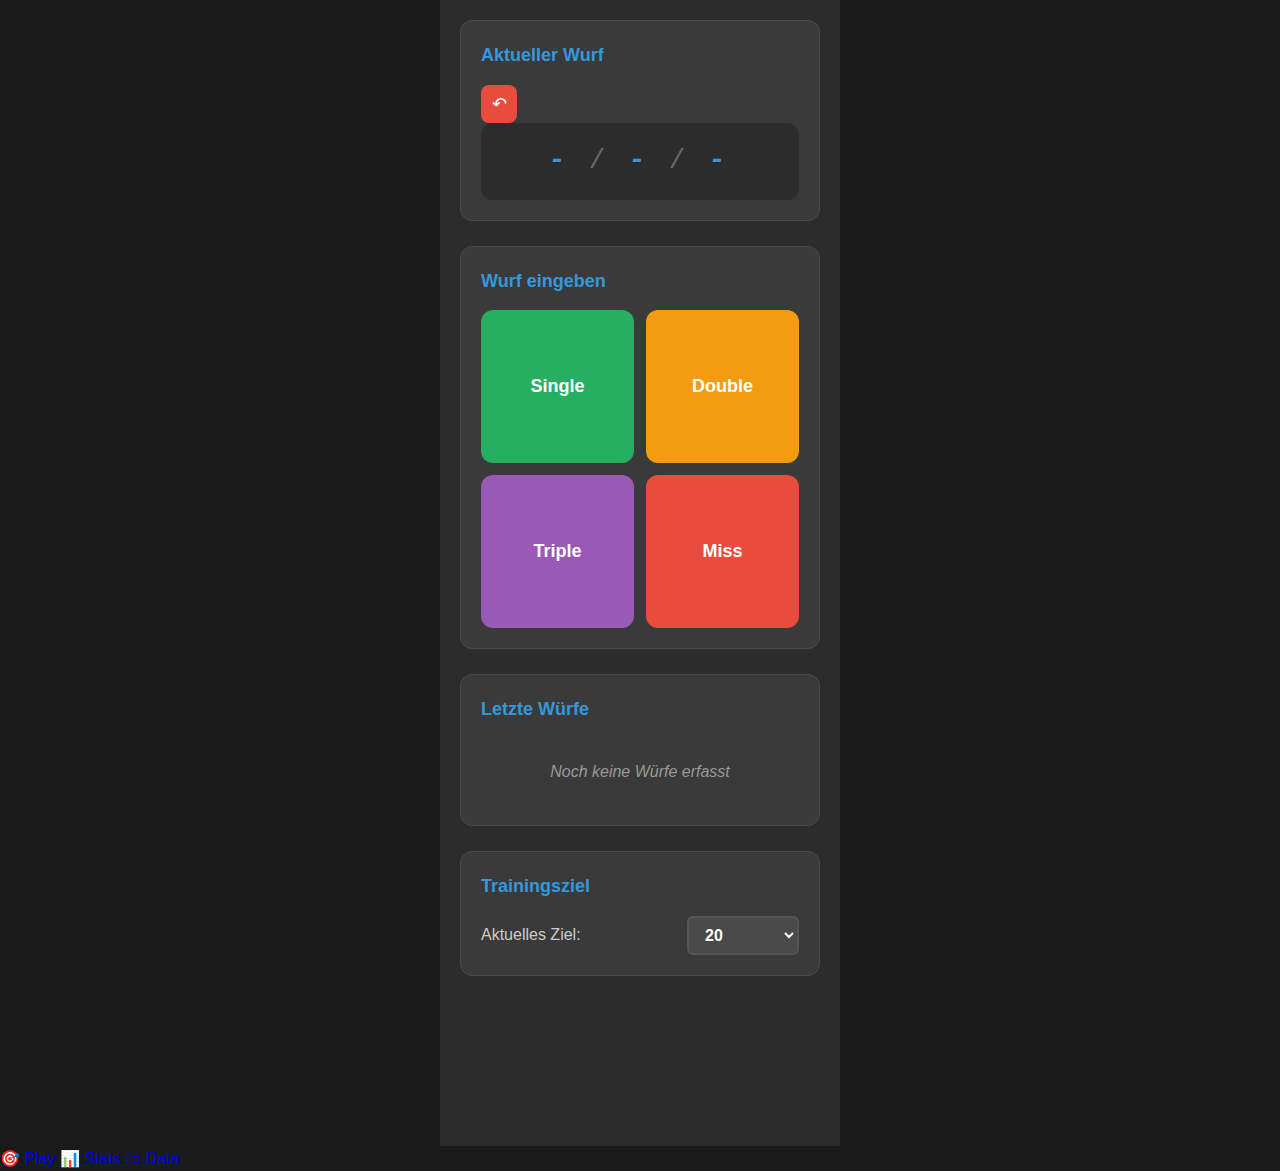
<file: index.html>
<!DOCTYPE html>
<html lang="de">
<head>
    <meta charset="UTF-8">
    <meta name="viewport" content="width=device-width, initial-scale=1.0, user-scalable=no">
    <title>Dart Tracking</title>
    <link rel="stylesheet" href="styles.css">
    <style>
        /* Ensure proper bottom spacing for navigation */
        .app-main {
            padding-bottom: 130px !important;
        }
        
        /* Additional spacing for target selection section */
        .target-selection {
            margin-bottom: 40px !important;
        }
    </style>
</head>
<body>
    <main class="app-main">
        <!-- Aktueller Wurf Status -->
        <section class="current-throw">
            <div class="section-header">
                <h2>Aktueller Wurf</h2>
                <button id="undoBtn" class="undo-button" title="Letzten Dart zurücksetzen">
                    ↶
                </button>
            </div>
            <div class="throw-display-simple" id="throwDisplaySimple">
                <span id="dart1Simple">-</span>
                <span class="separator">/</span>
                <span id="dart2Simple">-</span>
                <span class="separator">/</span>
                <span id="dart3Simple">-</span>
            </div>
        </section>

        <!-- Eingabe Buttons -->
        <section class="input-section">
            <h2>Wurf eingeben</h2>
            <div class="input-buttons">
                <button class="input-btn single-btn" data-type="single">
                    Single
                </button>
                <button class="input-btn double-btn" data-type="double">
                    Double
                </button>
                <button class="input-btn triple-btn" data-type="triple">
                    Triple
                </button>
                <button class="input-btn miss-btn" data-type="miss">
                    Miss
                </button>
            </div>
        </section>

        <!-- Historie -->
        <section class="history-section">
            <h2>Letzte Würfe</h2>
            <div class="history-list" id="historyList">
                <div class="history-placeholder">Noch keine Würfe erfasst</div>
            </div>
        </section>

        <!-- Zielauswahl -->
        <section class="target-selection">
            <h2>Trainingsziel</h2>
            <div class="target-selector-inline">
                <label for="targetSelect">Aktuelles Ziel:</label>
                <select id="targetSelect" class="target-dropdown">
                    <option value="1">1</option>
                    <option value="2">2</option>
                    <option value="3">3</option>
                    <option value="4">4</option>
                    <option value="5">5</option>
                    <option value="6">6</option>
                    <option value="7">7</option>
                    <option value="8">8</option>
                    <option value="9">9</option>
                    <option value="10">10</option>
                    <option value="11">11</option>
                    <option value="12">12</option>
                    <option value="13">13</option>
                    <option value="14">14</option>
                    <option value="15">15</option>
                    <option value="16">16</option>
                    <option value="17">17</option>
                    <option value="18">18</option>
                    <option value="19">19</option>
                    <option value="20" selected>20</option>
                    <option value="25">25 (Bull)</option>
                </select>
            </div>
        </section>
    </main>

    <!-- Tab Navigation (Bottom) -->
    <nav class="tab-navigation bottom-nav">
        <a href="index.html" class="tab-item active">
            <span class="tab-icon">🎯</span>
            <span class="tab-label">Play</span>
        </a>
        <a href="stats.html" class="tab-item">
            <span class="tab-icon">📊</span>
            <span class="tab-label">Stats</span>
        </a>
        <a href="data.html" class="tab-item">
            <span class="tab-icon">🗂</span>
            <span class="tab-label">Data</span>
        </a>
    </nav>

    <script src="app.js"></script>
    <script src="input.js"></script>
</body>
</html>
</file>
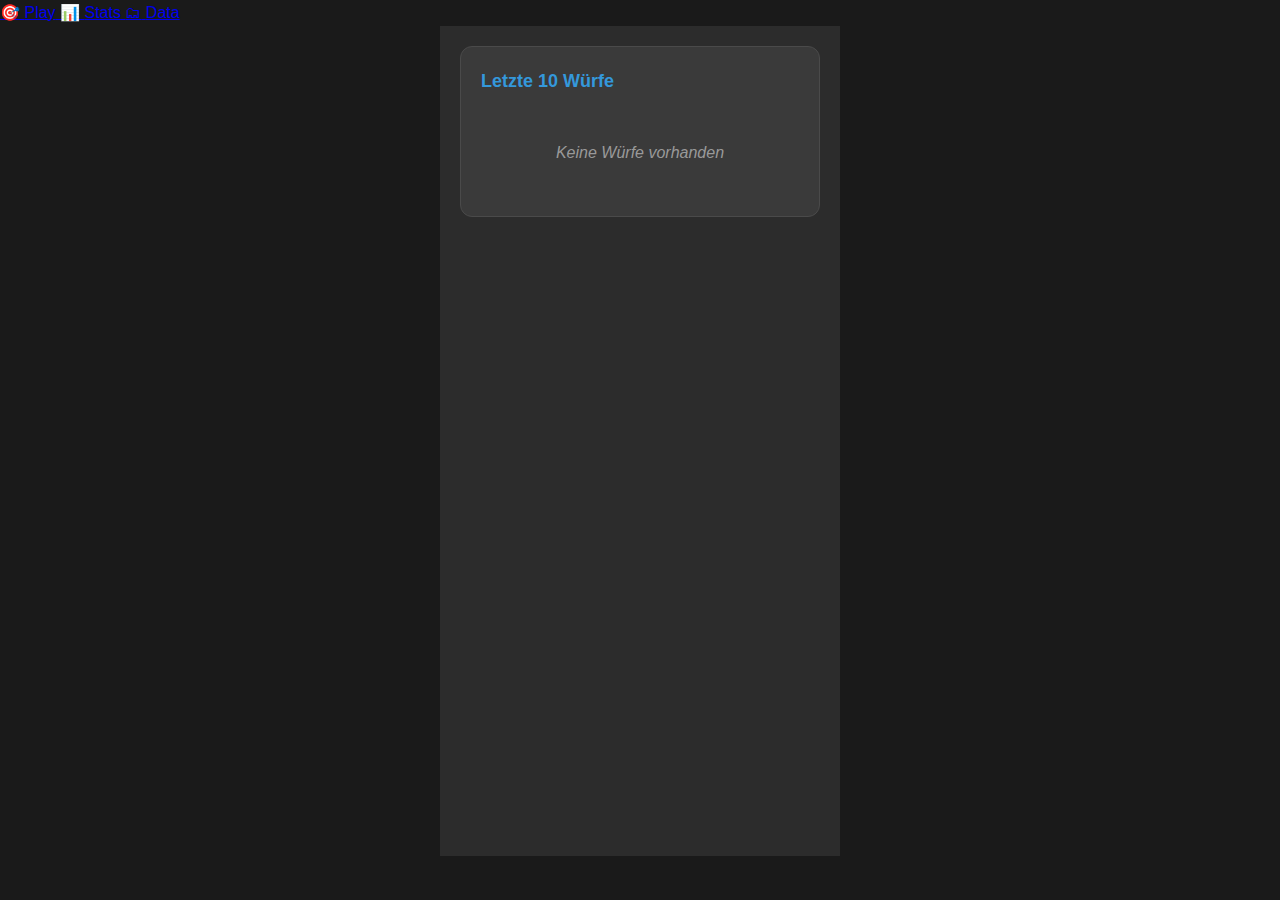
<file: data.html>
<!DOCTYPE html>
<html lang="de">
<head>
    <meta charset="UTF-8">
    <meta name="viewport" content="width=device-width, initial-scale=1.0, user-scalable=no">
    <title>Dart Daten</title>
    <link rel="stylesheet" href="styles.css">
    <style>
        /* Additional styles for data management page */
        .delete-item-btn {
            background: #e74c3c;
            color: white;
            border: none;
            padding: 4px 8px;
            border-radius: 4px;
            font-size: 12px;
            cursor: pointer;
            transition: all 0.2s ease;
            min-width: 24px;
            min-height: 24px;
            display: flex;
            align-items: center;
            justify-content: center;
        }

        .delete-item-btn:hover {
            background: #c0392b;
            transform: scale(1.1);
        }

        .history-item-with-delete {
            display: flex;
            justify-content: space-between;
            align-items: center;
            padding: 8px 15px;
            margin-bottom: 6px;
            background: #2c2c2c;
            border-radius: 6px;
            border-left: 3px solid #3498db;
            font-size: 14px;
        }

        .history-content {
            display: flex;
            justify-content: space-between;
            align-items: center;
            flex-grow: 1;
            margin-right: 10px;
        }

        .danger-section {
            margin-top: 30px;
            padding-top: 20px;
            border-top: 2px solid #e74c3c;
        }

        .danger-btn {
            background: #e74c3c;
            color: white;
            border: none;
            padding: 12px 24px;
            border-radius: 8px;
            font-weight: bold;
            cursor: pointer;
            width: 100%;
            transition: all 0.2s ease;
            font-size: 16px;
        }

        .danger-btn:hover {
            background: #c0392b;
            transform: translateY(-1px);
        }

        .warning-text {
            color: #e74c3c;
            margin-bottom: 15px;
            font-size: 14px;
            text-align: center;
            font-weight: 500;
        }

        .empty-state {
            text-align: center;
            color: #999;
            padding: 30px;
            font-style: italic;
        }

        .total-throws-summary {
            margin-top: 20px;
            padding: 15px;
            background: #2c2c2c;
            border-radius: 8px;
            border: 1px solid #4a4a4a;
            text-align: center;
            color: #3498db;
            font-weight: bold;
            font-size: 16px;
        }

        @media (max-width: 420px) {
            .delete-item-btn {
                min-width: 20px;
                min-height: 20px;
                font-size: 10px;
                padding: 2px 4px;
            }
        }
    </style>
</head>
<body>
    <!-- Tab Navigation -->
    <nav class="tab-navigation">
        <a href="index.html" class="tab-item">
            <span class="tab-icon">🎯</span>
            <span class="tab-label">Play</span>
        </a>
        <a href="stats.html" class="tab-item">
            <span class="tab-icon">📊</span>
            <span class="tab-label">Stats</span>
        </a>
        <a href="data.html" class="tab-item active">
            <span class="tab-icon">🗂</span>
            <span class="tab-label">Data</span>
        </a>
    </nav>

    <main class="app-main">
        <!-- Recent Throws with Delete Option -->
        <section>
            <h2>Letzte 10 Würfe</h2>
            <div class="recent-throws-list" id="recentThrowsList">
                <div class="empty-state">Lade Würfe...</div>
            </div>
        </section>

    </main>

    <script src="app.js"></script>
    <script src="data-management.js"></script>
</body>
</html>
</file>
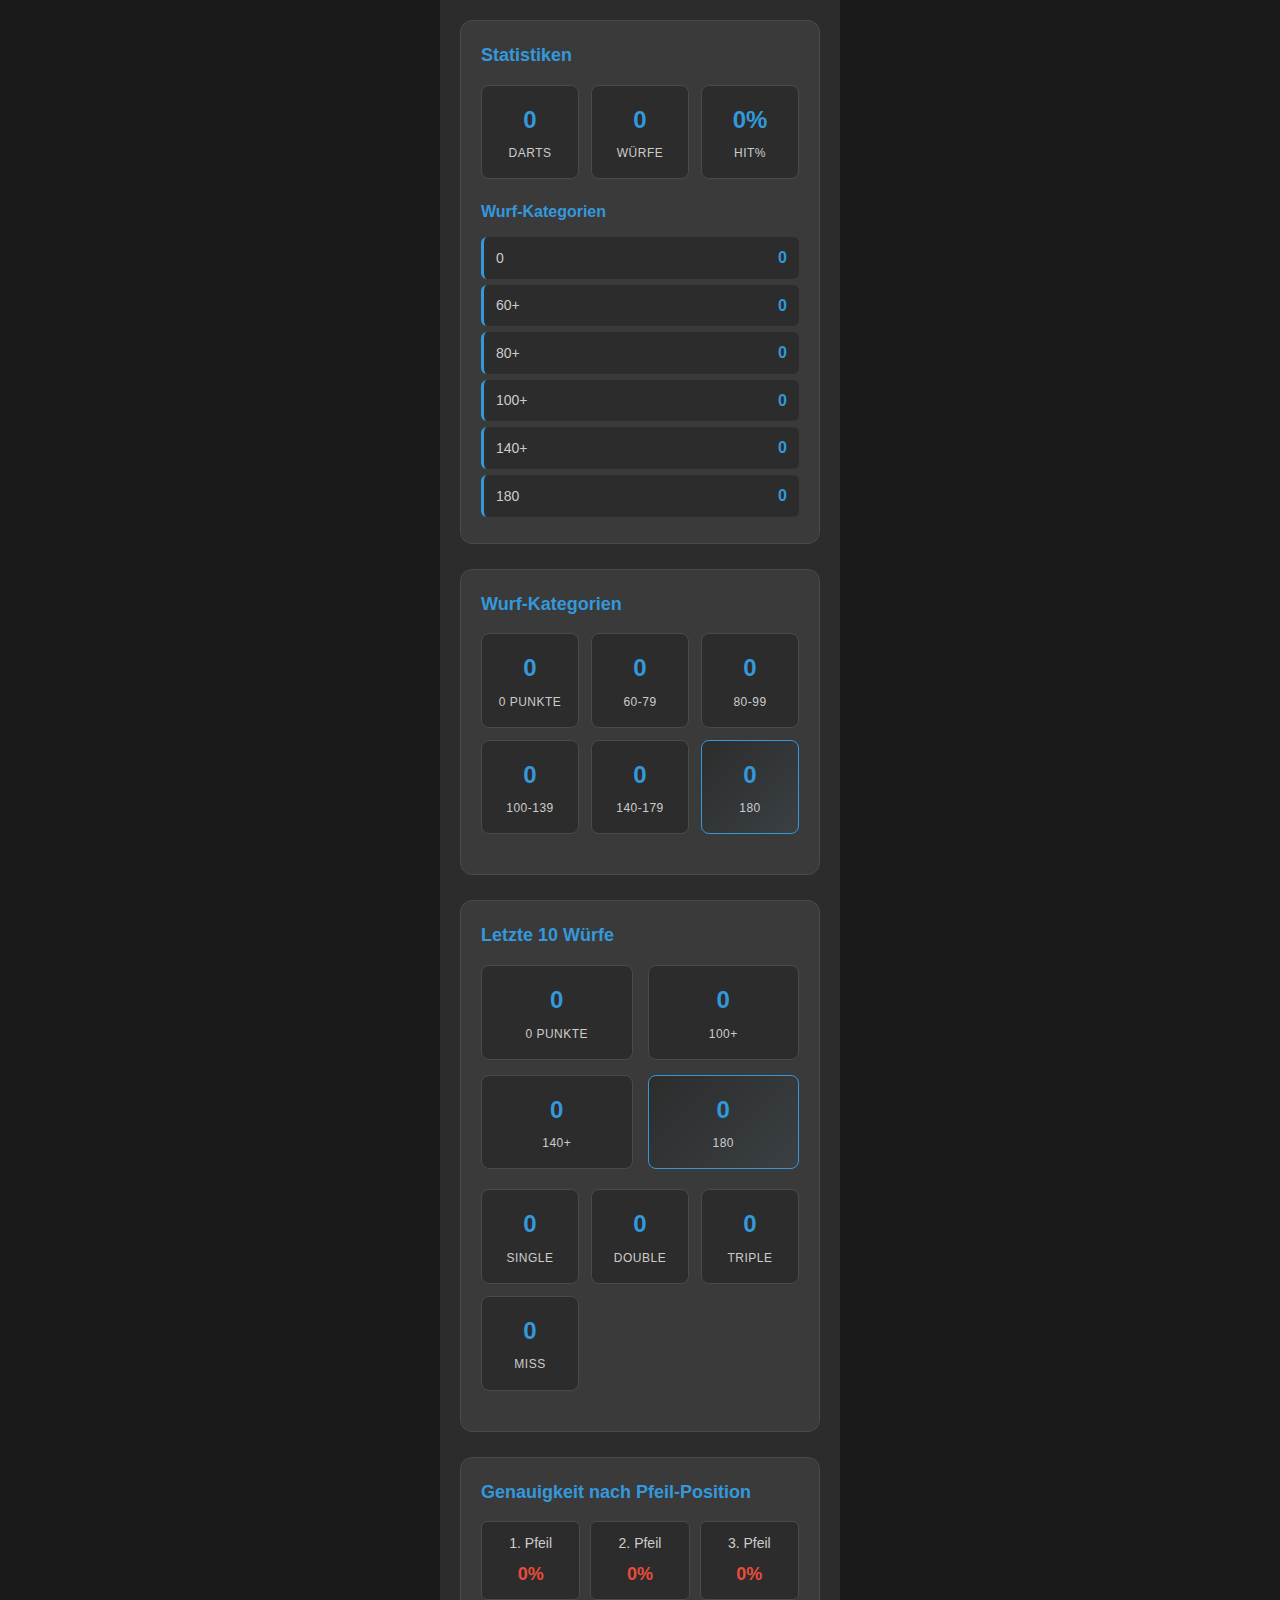
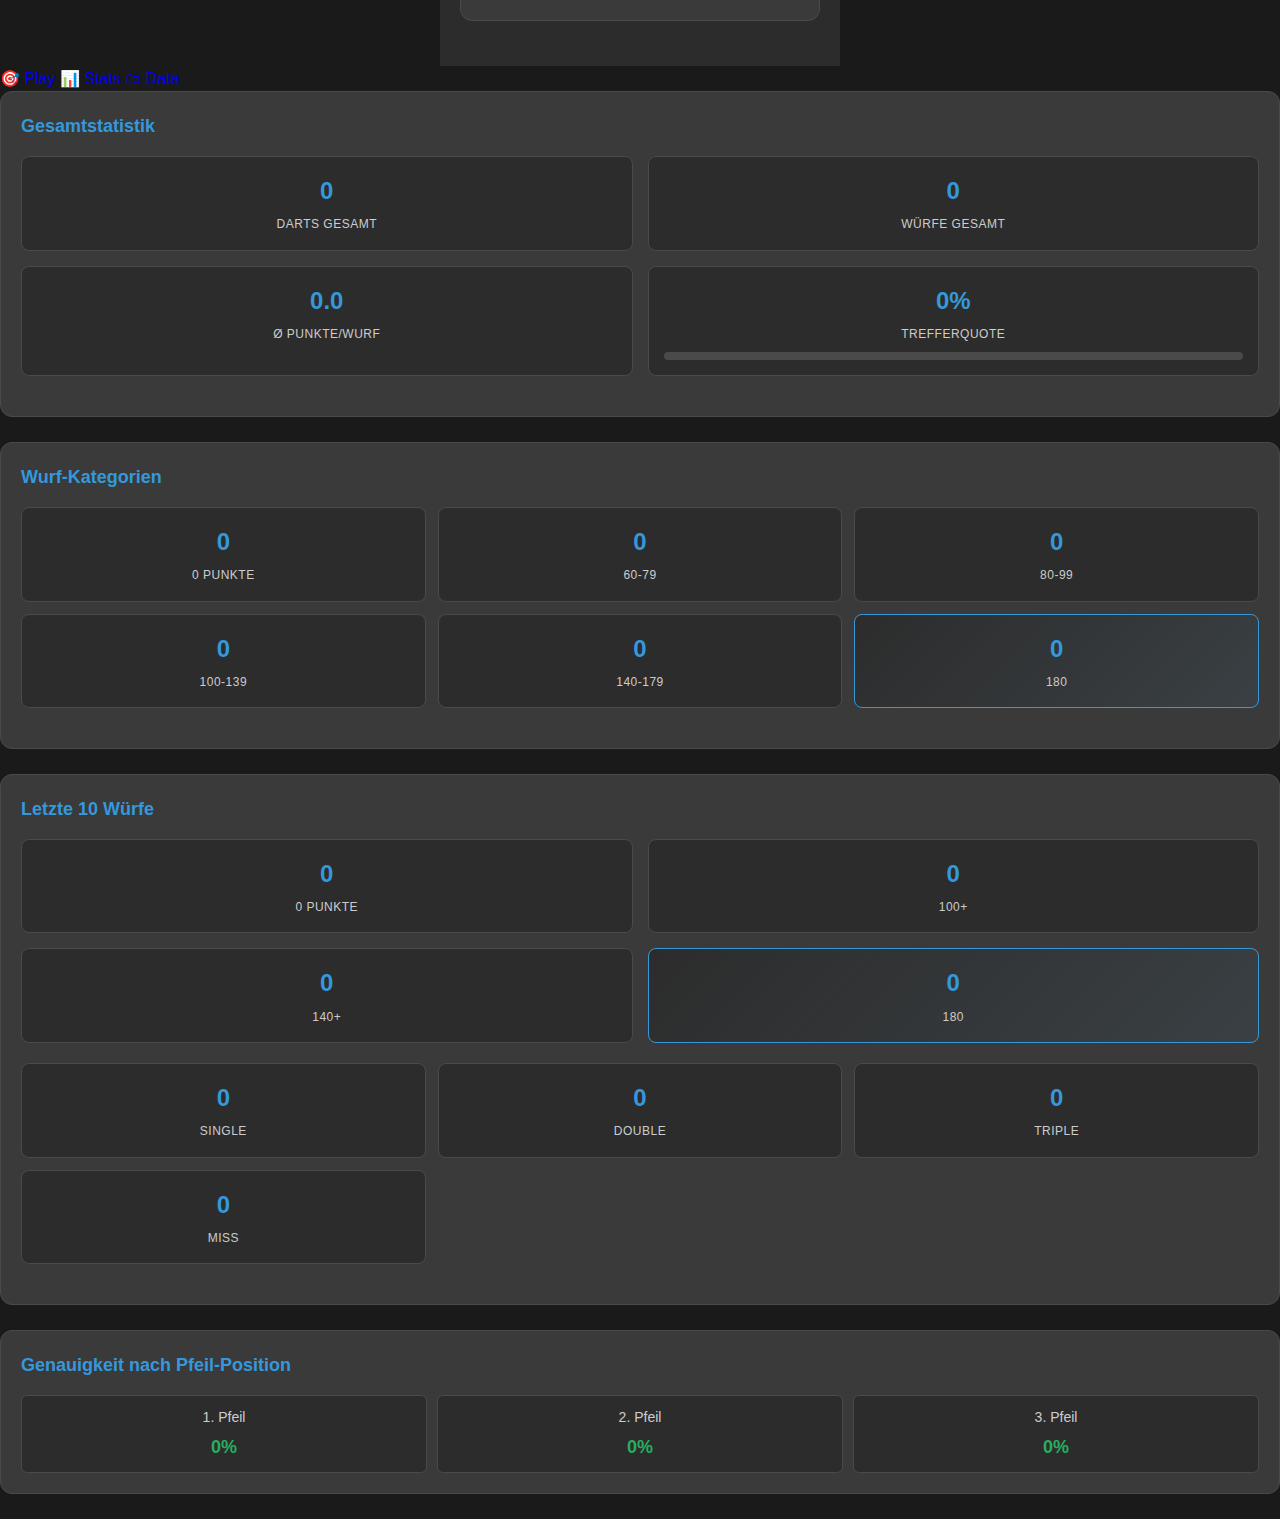
<file: stats-backup.html>
<!DOCTYPE html>
<html lang="de">
<head>
    <meta charset="UTF-8">
    <meta name="viewport" content="width=device-width, initial-scale=1.0, user-scalable=no">
    <title>Dart Statistiken</title>
    <link rel="stylesheet" href="styles.css">
    <style>
        /* Additional styles for statistics page */
        .stats-grid {
            display: grid;
            grid-template-columns: repeat(2, 1fr);
            gap: 15px;
            margin-bottom: 20px;
        }

        .stats-large-grid {
            display: grid;
            grid-template-columns: repeat(3, 1fr);
            gap: 12px;
            margin-bottom: 20px;
        }

        .stat-card {
            background: #2c2c2c;
            border: 1px solid #4a4a4a;
            border-radius: 8px;
            padding: 15px;
            text-align: center;
        }

        .stat-value {
            font-size: 24px;
            font-weight: bold;
            color: #3498db;
            margin-bottom: 5px;
        }

        .stat-label {
            font-size: 12px;
            color: #cccccc;
            text-transform: uppercase;
            letter-spacing: 0.5px;
        }

        .stat-card.highlight {
            border-color: #3498db;
            background: linear-gradient(135deg, #2c2c2c, #3498db10);
        }

        .progress-bar {
            width: 100%;
            height: 8px;
            background: #4a4a4a;
            border-radius: 4px;
            margin-top: 8px;
            overflow: hidden;
        }

        .progress-fill {
            height: 100%;
            background: linear-gradient(90deg, #27ae60, #3498db);
            border-radius: 4px;
            transition: width 0.3s ease;
        }

        .accuracy-grid {
            display: grid;
            grid-template-columns: repeat(3, 1fr);
            gap: 10px;
            margin-top: 15px;
        }

        .accuracy-item {
            background: #2c2c2c;
            border-radius: 6px;
            padding: 10px;
            text-align: center;
            border: 1px solid #4a4a4a;
        }

        .accuracy-dart {
            font-size: 14px;
            color: #cccccc;
            margin-bottom: 5px;
        }

        .accuracy-percent {
            font-size: 18px;
            font-weight: bold;
            color: #27ae60;
        }

        .reset-section {
            margin-top: 30px;
            padding-top: 20px;
            border-top: 1px solid #4a4a4a;
        }

        .danger-btn {
            background: #e74c3c;
            color: white;
            border: none;
            padding: 12px 24px;
            border-radius: 8px;
            font-weight: bold;
            cursor: pointer;
            width: 100%;
            transition: all 0.2s ease;
        }

        .danger-btn:hover {
            background: #c0392b;
            transform: translateY(-1px);
        }

        /* Compact stats grid */
        .stats-compact-grid {
            display: grid;
            grid-template-columns: repeat(3, 1fr);
            gap: 12px;
            margin-bottom: 20px;
        }

        /* Categories list */
        .categories-list {
            margin-top: 20px;
        }

        .categories-list h3 {
            color: #3498db;
            font-size: 16px;
            margin-bottom: 12px;
            font-weight: 600;
        }

        .category-item {
            display: flex;
            justify-content: space-between;
            align-items: center;
            padding: 8px 12px;
            margin-bottom: 6px;
            background: #2c2c2c;
            border-radius: 6px;
            border-left: 3px solid #3498db;
        }

        .category-label {
            color: #cccccc;
            font-size: 14px;
            font-weight: 500;
        }

        .category-value {
            color: #3498db;
            font-size: 16px;
            font-weight: bold;
            min-width: 30px;
            text-align: right;
        }

        @media (max-width: 360px) {
            .stats-large-grid {
                grid-template-columns: repeat(2, 1fr);
            }
            
            .stat-value {
                font-size: 20px;
            }
            
            .stat-label {
                font-size: 11px;
            }
        }
    </style>
</head>
<body>
    <main class="app-main">
        <!-- Statistics -->
        <section>
            <h2>Statistiken</h2>
            <div class="stats-compact-grid">
                <div class="stat-card">
                    <div class="stat-value" id="totalDarts">0</div>
                    <div class="stat-label">Darts</div>
                </div>
                <div class="stat-card">
                    <div class="stat-value" id="totalThrows">0</div>
                    <div class="stat-label">Würfe</div>
                </div>
                <div class="stat-card">
                    <div class="stat-value" id="overallAccuracy">0%</div>
                    <div class="stat-label">Hit%</div>
                </div>
            </div>
            
            <!-- Wurf-Kategorien als Liste -->
            <div class="categories-list">
                <h3>Wurf-Kategorien</h3>
                <div class="category-item">
                    <span class="category-label">0</span>
                    <span class="category-value" id="zeroCount">0</span>
                </div>
                <div class="category-item">
                    <span class="category-label">60+</span>
                    <span class="category-value" id="sixtyPlusCount">0</span>
                </div>
                <div class="category-item">
                    <span class="category-label">80+</span>
                    <span class="category-value" id="eightyPlusCount">0</span>
                </div>
                <div class="category-item">
                    <span class="category-label">100+</span>
                    <span class="category-value" id="hundredPlusCount">0</span>
                </div>
                <div class="category-item">
                    <span class="category-label">140+</span>
                    <span class="category-value" id="hundredFortyPlusCount">0</span>
                </div>
                <div class="category-item">
                    <span class="category-label">180</span>
                    <span class="category-value" id="oneEightyCount">0</span>
                </div>
            </div>
        </section>

        <!-- Throw Categories -->
        <section>
            <h2>Wurf-Kategorien</h2>
            <div class="stats-large-grid">
                <div class="stat-card">
                    <div class="stat-value" id="zeroCount">0</div>
                    <div class="stat-label">0 Punkte</div>
                </div>
                <div class="stat-card">
                    <div class="stat-value" id="sixtyPlusCount">0</div>
                    <div class="stat-label">60-79</div>
                </div>
                <div class="stat-card">
                    <div class="stat-value" id="eightyPlusCount">0</div>
                    <div class="stat-label">80-99</div>
                </div>
                <div class="stat-card">
                    <div class="stat-value" id="hundredPlusCount">0</div>
                    <div class="stat-label">100-139</div>
                </div>
                <div class="stat-card">
                    <div class="stat-value" id="hundredFortyPlusCount">0</div>
                    <div class="stat-label">140-179</div>
                </div>
                <div class="stat-card highlight">
                    <div class="stat-value" id="oneEightyCount">0</div>
                    <div class="stat-label">180</div>
                </div>
            </div>
        </section>

        <!-- Last 10 Throws -->
        <section>
            <h2>Letzte 10 Würfe</h2>
            <div class="stats-grid">
                <div class="stat-card">
                    <div class="stat-value" id="lastTenZero">0</div>
                    <div class="stat-label">0 Punkte</div>
                </div>
                <div class="stat-card">
                    <div class="stat-value" id="lastTenHundredPlus">0</div>
                    <div class="stat-label">100+</div>
                </div>
                <div class="stat-card">
                    <div class="stat-value" id="lastTenHundredFortyPlus">0</div>
                    <div class="stat-label">140+</div>
                </div>
                <div class="stat-card highlight">
                    <div class="stat-value" id="lastTenOneEighty">0</div>
                    <div class="stat-label">180</div>
                </div>
            </div>

            <!-- Dart Types in Last 10 Throws -->
            <div class="stats-large-grid" style="margin-top: 20px;">
                <div class="stat-card">
                    <div class="stat-value" id="lastTenSingle">0</div>
                    <div class="stat-label">Single</div>
                </div>
                <div class="stat-card">
                    <div class="stat-value" id="lastTenDouble">0</div>
                    <div class="stat-label">Double</div>
                </div>
                <div class="stat-card">
                    <div class="stat-value" id="lastTenTriple">0</div>
                    <div class="stat-label">Triple</div>
                </div>
                <div class="stat-card">
                    <div class="stat-value" id="lastTenMiss">0</div>
                    <div class="stat-label">Miss</div>
                </div>
            </div>
        </section>

        <!-- Accuracy by Dart Position -->
        <section>
            <h2>Genauigkeit nach Pfeil-Position</h2>
            <div class="accuracy-grid">
                <div class="accuracy-item">
                    <div class="accuracy-dart">1. Pfeil</div>
                    <div class="accuracy-percent" id="accuracy1">0%</div>
                </div>
                <div class="accuracy-item">
                    <div class="accuracy-dart">2. Pfeil</div>
                    <div class="accuracy-percent" id="accuracy2">0%</div>
                </div>
                <div class="accuracy-item">
                    <div class="accuracy-dart">3. Pfeil</div>
                    <div class="accuracy-percent" id="accuracy3">0%</div>
                </div>
            </div>
        </section>
    </main>

    <!-- Tab Navigation (Bottom) -->
    <nav class="tab-navigation bottom-nav">
        <a href="index.html" class="tab-item">
            <span class="tab-icon">🎯</span>
            <span class="tab-label">Play</span>
        </a>
        <a href="stats.html" class="tab-item active">
            <span class="tab-icon">📊</span>
            <span class="tab-label">Stats</span>
        </a>
        <a href="data.html" class="tab-item">
            <span class="tab-icon">🗂</span>
            <span class="tab-label">Data</span>
        </a>
    </nav>
        <!-- Overall Statistics -->
        <section>
            <h2>Gesamtstatistik</h2>
            <div class="stats-grid">
                <div class="stat-card">
                    <div class="stat-value" id="totalDarts">0</div>
                    <div class="stat-label">Darts gesamt</div>
                </div>
                <div class="stat-card">
                    <div class="stat-value" id="totalThrows">0</div>
                    <div class="stat-label">Würfe gesamt</div>
                </div>
                <div class="stat-card">
                    <div class="stat-value" id="averageScore">0.0</div>
                    <div class="stat-label">Ø Punkte/Wurf</div>
                </div>
                <div class="stat-card">
                    <div class="stat-value" id="overallAccuracy">0%</div>
                    <div class="stat-label">Trefferquote</div>
                    <div class="progress-bar">
                        <div class="progress-fill" id="accuracyProgress" style="width: 0%"></div>
                    </div>
                </div>
            </div>
        </section>

        <!-- Throw Categories -->
        <section>
            <h2>Wurf-Kategorien</h2>
            <div class="stats-large-grid">
                <div class="stat-card">
                    <div class="stat-value" id="zeroCount">0</div>
                    <div class="stat-label">0 Punkte</div>
                </div>
                <div class="stat-card">
                    <div class="stat-value" id="sixtyPlusCount">0</div>
                    <div class="stat-label">60-79</div>
                </div>
                <div class="stat-card">
                    <div class="stat-value" id="eightyPlusCount">0</div>
                    <div class="stat-label">80-99</div>
                </div>
                <div class="stat-card">
                    <div class="stat-value" id="hundredPlusCount">0</div>
                    <div class="stat-label">100-139</div>
                </div>
                <div class="stat-card">
                    <div class="stat-value" id="hundredFortyPlusCount">0</div>
                    <div class="stat-label">140-179</div>
                </div>
                <div class="stat-card highlight">
                    <div class="stat-value" id="oneEightyCount">0</div>
                    <div class="stat-label">180</div>
                </div>
            </div>
        </section>

        <!-- Last 10 Throws -->
        <section>
            <h2>Letzte 10 Würfe</h2>
            <div class="stats-grid">
                <div class="stat-card">
                    <div class="stat-value" id="lastTenZero">0</div>
                    <div class="stat-label">0 Punkte</div>
                </div>
                <div class="stat-card">
                    <div class="stat-value" id="lastTenHundredPlus">0</div>
                    <div class="stat-label">100+</div>
                </div>
                <div class="stat-card">
                    <div class="stat-value" id="lastTenHundredFortyPlus">0</div>
                    <div class="stat-label">140+</div>
                </div>
                <div class="stat-card highlight">
                    <div class="stat-value" id="lastTenOneEighty">0</div>
                    <div class="stat-label">180</div>
                </div>
            </div>

            <!-- Dart Types in Last 10 Throws -->
            <div class="stats-large-grid" style="margin-top: 20px;">
                <div class="stat-card">
                    <div class="stat-value" id="lastTenSingle">0</div>
                    <div class="stat-label">Single</div>
                </div>
                <div class="stat-card">
                    <div class="stat-value" id="lastTenDouble">0</div>
                    <div class="stat-label">Double</div>
                </div>
                <div class="stat-card">
                    <div class="stat-value" id="lastTenTriple">0</div>
                    <div class="stat-label">Triple</div>
                </div>
                <div class="stat-card">
                    <div class="stat-value" id="lastTenMiss">0</div>
                    <div class="stat-label">Miss</div>
                </div>
            </div>
        </section>

        <!-- Accuracy by Dart Position -->
        <section>
            <h2>Genauigkeit nach Pfeil-Position</h2>
            <div class="accuracy-grid">
                <div class="accuracy-item">
                    <div class="accuracy-dart">1. Pfeil</div>
                    <div class="accuracy-percent" id="accuracy1">0%</div>
                </div>
                <div class="accuracy-item">
                    <div class="accuracy-dart">2. Pfeil</div>
                    <div class="accuracy-percent" id="accuracy2">0%</div>
                </div>
                <div class="accuracy-item">
                    <div class="accuracy-dart">3. Pfeil</div>
                    <div class="accuracy-percent" id="accuracy3">0%</div>
                </div>
            </div>
        </section>

    </main>

    <script src="app.js"></script>
    <script src="statistics.js"></script>
</body>
</html>
</file>
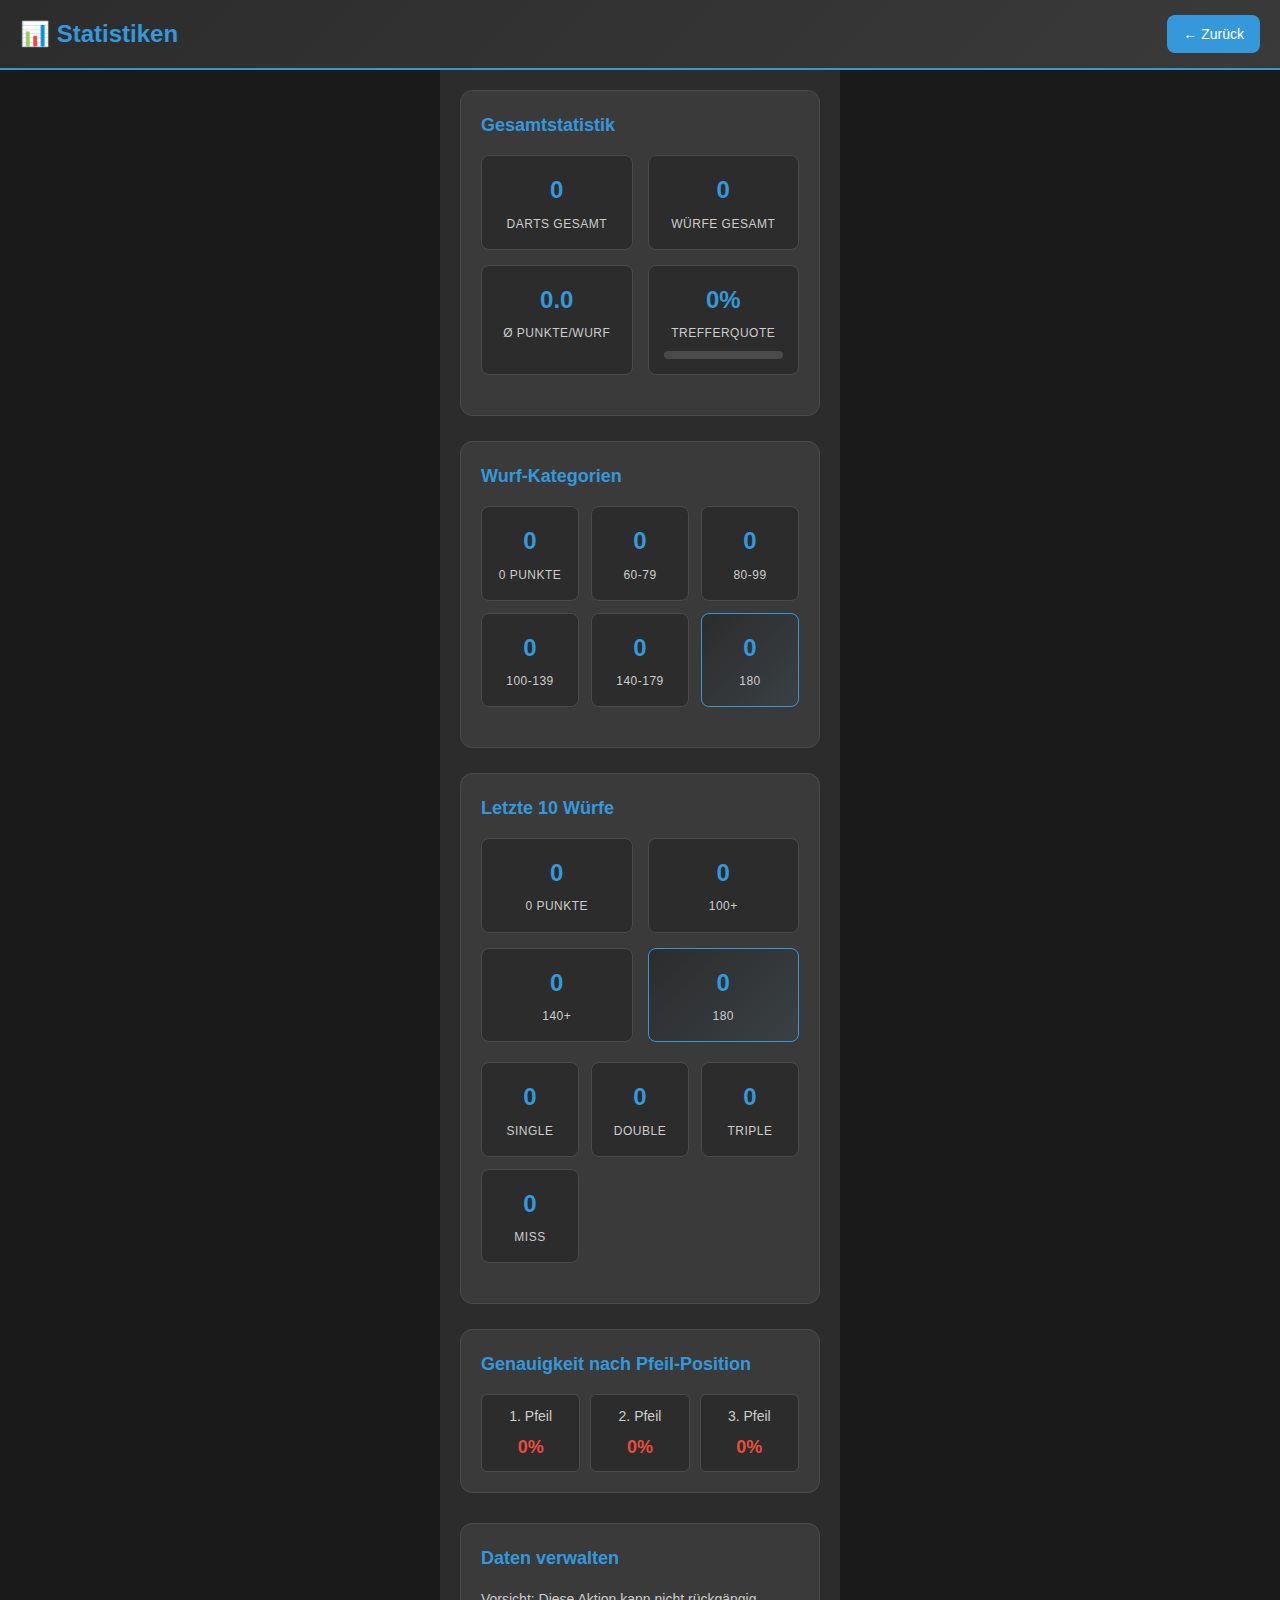
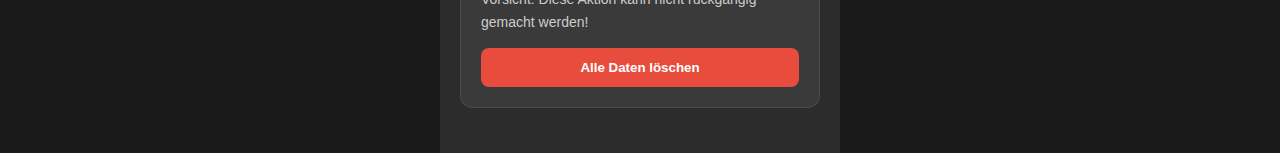
<file: stats.html>
<!DOCTYPE html>
<html lang="de">
<head>
    <meta charset="UTF-8">
    <meta name="viewport" content="width=device-width, initial-scale=1.0, user-scalable=no">
    <title>Dart Statistiken</title>
    <link rel="stylesheet" href="styles.css">
    <style>
        /* Additional styles for statistics page */
        .stats-grid {
            display: grid;
            grid-template-columns: repeat(2, 1fr);
            gap: 15px;
            margin-bottom: 20px;
        }

        .stats-large-grid {
            display: grid;
            grid-template-columns: repeat(3, 1fr);
            gap: 12px;
            margin-bottom: 20px;
        }

        .stat-card {
            background: #2c2c2c;
            border: 1px solid #4a4a4a;
            border-radius: 8px;
            padding: 15px;
            text-align: center;
        }

        .stat-value {
            font-size: 24px;
            font-weight: bold;
            color: #3498db;
            margin-bottom: 5px;
        }

        .stat-label {
            font-size: 12px;
            color: #cccccc;
            text-transform: uppercase;
            letter-spacing: 0.5px;
        }

        .stat-card.highlight {
            border-color: #3498db;
            background: linear-gradient(135deg, #2c2c2c, #3498db10);
        }

        .progress-bar {
            width: 100%;
            height: 8px;
            background: #4a4a4a;
            border-radius: 4px;
            margin-top: 8px;
            overflow: hidden;
        }

        .progress-fill {
            height: 100%;
            background: linear-gradient(90deg, #27ae60, #3498db);
            border-radius: 4px;
            transition: width 0.3s ease;
        }

        .accuracy-grid {
            display: grid;
            grid-template-columns: repeat(3, 1fr);
            gap: 10px;
            margin-top: 15px;
        }

        .accuracy-item {
            background: #2c2c2c;
            border-radius: 6px;
            padding: 10px;
            text-align: center;
            border: 1px solid #4a4a4a;
        }

        .accuracy-dart {
            font-size: 14px;
            color: #cccccc;
            margin-bottom: 5px;
        }

        .accuracy-percent {
            font-size: 18px;
            font-weight: bold;
            color: #27ae60;
        }

        .reset-section {
            margin-top: 30px;
            padding-top: 20px;
            border-top: 1px solid #4a4a4a;
        }

        .danger-btn {
            background: #e74c3c;
            color: white;
            border: none;
            padding: 12px 24px;
            border-radius: 8px;
            font-weight: bold;
            cursor: pointer;
            width: 100%;
            transition: all 0.2s ease;
        }

        .danger-btn:hover {
            background: #c0392b;
            transform: translateY(-1px);
        }

        @media (max-width: 360px) {
            .stats-large-grid {
                grid-template-columns: repeat(2, 1fr);
            }
            
            .stat-value {
                font-size: 20px;
            }
            
            .stat-label {
                font-size: 11px;
            }
        }
    </style>
</head>
<body>
    <header class="app-header">
        <h1>📊 Statistiken</h1>
        <div class="header-controls">
            <a href="index.html" class="nav-button">← Zurück</a>
        </div>
    </header>

    <main class="app-main">
        <!-- Overall Statistics -->
        <section>
            <h2>Gesamtstatistik</h2>
            <div class="stats-grid">
                <div class="stat-card">
                    <div class="stat-value" id="totalDarts">0</div>
                    <div class="stat-label">Darts gesamt</div>
                </div>
                <div class="stat-card">
                    <div class="stat-value" id="totalThrows">0</div>
                    <div class="stat-label">Würfe gesamt</div>
                </div>
                <div class="stat-card">
                    <div class="stat-value" id="averageScore">0.0</div>
                    <div class="stat-label">Ø Punkte/Wurf</div>
                </div>
                <div class="stat-card">
                    <div class="stat-value" id="overallAccuracy">0%</div>
                    <div class="stat-label">Trefferquote</div>
                    <div class="progress-bar">
                        <div class="progress-fill" id="accuracyProgress" style="width: 0%"></div>
                    </div>
                </div>
            </div>
        </section>

        <!-- Throw Categories -->
        <section>
            <h2>Wurf-Kategorien</h2>
            <div class="stats-large-grid">
                <div class="stat-card">
                    <div class="stat-value" id="zeroCount">0</div>
                    <div class="stat-label">0 Punkte</div>
                </div>
                <div class="stat-card">
                    <div class="stat-value" id="sixtyPlusCount">0</div>
                    <div class="stat-label">60-79</div>
                </div>
                <div class="stat-card">
                    <div class="stat-value" id="eightyPlusCount">0</div>
                    <div class="stat-label">80-99</div>
                </div>
                <div class="stat-card">
                    <div class="stat-value" id="hundredPlusCount">0</div>
                    <div class="stat-label">100-139</div>
                </div>
                <div class="stat-card">
                    <div class="stat-value" id="hundredFortyPlusCount">0</div>
                    <div class="stat-label">140-179</div>
                </div>
                <div class="stat-card highlight">
                    <div class="stat-value" id="oneEightyCount">0</div>
                    <div class="stat-label">180</div>
                </div>
            </div>
        </section>

        <!-- Last 10 Throws -->
        <section>
            <h2>Letzte 10 Würfe</h2>
            <div class="stats-grid">
                <div class="stat-card">
                    <div class="stat-value" id="lastTenZero">0</div>
                    <div class="stat-label">0 Punkte</div>
                </div>
                <div class="stat-card">
                    <div class="stat-value" id="lastTenHundredPlus">0</div>
                    <div class="stat-label">100+</div>
                </div>
                <div class="stat-card">
                    <div class="stat-value" id="lastTenHundredFortyPlus">0</div>
                    <div class="stat-label">140+</div>
                </div>
                <div class="stat-card highlight">
                    <div class="stat-value" id="lastTenOneEighty">0</div>
                    <div class="stat-label">180</div>
                </div>
            </div>

            <!-- Dart Types in Last 10 Throws -->
            <div class="stats-large-grid" style="margin-top: 20px;">
                <div class="stat-card">
                    <div class="stat-value" id="lastTenSingle">0</div>
                    <div class="stat-label">Single</div>
                </div>
                <div class="stat-card">
                    <div class="stat-value" id="lastTenDouble">0</div>
                    <div class="stat-label">Double</div>
                </div>
                <div class="stat-card">
                    <div class="stat-value" id="lastTenTriple">0</div>
                    <div class="stat-label">Triple</div>
                </div>
                <div class="stat-card">
                    <div class="stat-value" id="lastTenMiss">0</div>
                    <div class="stat-label">Miss</div>
                </div>
            </div>
        </section>

        <!-- Accuracy by Dart Position -->
        <section>
            <h2>Genauigkeit nach Pfeil-Position</h2>
            <div class="accuracy-grid">
                <div class="accuracy-item">
                    <div class="accuracy-dart">1. Pfeil</div>
                    <div class="accuracy-percent" id="accuracy1">0%</div>
                </div>
                <div class="accuracy-item">
                    <div class="accuracy-dart">2. Pfeil</div>
                    <div class="accuracy-percent" id="accuracy2">0%</div>
                </div>
                <div class="accuracy-item">
                    <div class="accuracy-dart">3. Pfeil</div>
                    <div class="accuracy-percent" id="accuracy3">0%</div>
                </div>
            </div>
        </section>

        <!-- Data Management -->
        <section class="reset-section">
            <h2>Daten verwalten</h2>
            <p style="color: #cccccc; margin-bottom: 15px; font-size: 14px;">
                Vorsicht: Diese Aktion kann nicht rückgängig gemacht werden!
            </p>
            <button class="danger-btn" onclick="clearAllData()">
                Alle Daten löschen
            </button>
        </section>
    </main>

    <script src="app.js"></script>
    <script src="statistics.js"></script>
</body>
</html>
</file>
<file: styles.css>
/* === GLOBAL STYLES === */
* {
    margin: 0;
    padding: 0;
    box-sizing: border-box;
    -webkit-tap-highlight-color: transparent;
}

body {
    font-family: 'Segoe UI', Tahoma, Geneva, Verdana, sans-serif;
    background: #1a1a1a;
    color: #ffffff;
    min-height: 100vh;
    line-height: 1.6;
}

/* === HEADER === */
.app-header {
    background: linear-gradient(135deg, #2c2c2c, #3a3a3a);
    padding: 15px 20px;
    display: flex;
    justify-content: space-between;
    align-items: center;
    border-bottom: 2px solid #3498db;
    position: sticky;
    top: 0;
    z-index: 100;
}

.app-header h1 {
    font-size: 24px;
    font-weight: 600;
    color: #3498db;
    margin: 0;
}

.header-controls {
    display: flex;
    gap: 10px;
    align-items: center;
}

.nav-button {
    background: #3498db;
    color: white;
    padding: 8px 16px;
    border-radius: 8px;
    text-decoration: none;
    font-size: 14px;
    font-weight: 500;
    transition: all 0.2s ease;
}

.nav-button:hover {
    background: #2980b9;
    transform: translateY(-1px);
}

.undo-button {
    background: #e74c3c;
    color: white;
    border: none;
    padding: 8px;
    border-radius: 8px;
    font-size: 18px;
    cursor: pointer;
    transition: all 0.2s ease;
    min-width: 36px;
    min-height: 36px;
    display: flex;
    align-items: center;
    justify-content: center;
}

.undo-button:hover {
    background: #c0392b;
    transform: translateY(-1px);
}

.undo-button:disabled {
    opacity: 0.3;
    cursor: not-allowed;
    transform: none;
}

/* === MAIN CONTENT === */
.app-main {
    max-width: 400px;
    margin: 0 auto;
    padding: 20px;
    background: #2c2c2c;
    min-height: calc(100vh - 70px);
}

/* === SECTIONS === */
section {
    margin-bottom: 25px;
    background: #3a3a3a;
    border-radius: 12px;
    padding: 20px;
    border: 1px solid #4a4a4a;
}

section h2 {
    color: #3498db;
    font-size: 18px;
    margin-bottom: 15px;
    font-weight: 600;
}

/* === TARGET SELECTION BOTTOM === */
.target-selector-inline {
    display: flex;
    justify-content: space-between;
    align-items: center;
    gap: 15px;
}

.target-selector-inline label {
    color: #cccccc;
    font-size: 16px;
    font-weight: 500;
    flex-shrink: 0;
}

.target-dropdown {
    background: #4a4a4a;
    color: #ffffff;
    border: 2px solid #555;
    border-radius: 6px;
    padding: 8px 12px;
    font-size: 16px;
    font-weight: bold;
    cursor: pointer;
    min-width: 100px;
    transition: all 0.2s ease;
    flex-shrink: 0;
}

.target-dropdown:focus {
    outline: none;
    border-color: #3498db;
    background: #555;
    transform: translateY(-1px);
}

.target-dropdown option {
    background: #4a4a4a;
    color: #ffffff;
    padding: 8px;
}

/* === TARGET SELECTION === */
.target-grid {
    display: grid;
    grid-template-columns: repeat(5, 1fr);
    gap: 8px;
    margin-bottom: 15px;
}

.target-btn {
    aspect-ratio: 1;
    border: 2px solid #555;
    border-radius: 8px;
    background: #4a4a4a;
    color: #ffffff;
    font-size: 16px;
    font-weight: bold;
    cursor: pointer;
    transition: all 0.2s ease;
    display: flex;
    align-items: center;
    justify-content: center;
    min-height: 48px;
}

.target-btn:hover {
    border-color: #3498db;
    background: #555;
}

.target-btn.active {
    background: #3498db;
    border-color: #2980b9;
    color: white;
    transform: scale(0.95);
}

.selected-target {
    text-align: center;
    padding: 10px;
    background: #2c2c2c;
    border-radius: 8px;
    margin-top: 10px;
}

.selected-target strong {
    color: #3498db;
    font-size: 20px;
}

/* === CURRENT THROW DISPLAY === */
.throw-display-simple {
    display: flex;
    justify-content: center;
    align-items: center;
    padding: 16px;
    background: #2c2c2c;
    border-radius: 12px;
    font-size: 28px;
    font-weight: bold;
    font-family: 'Courier New', monospace;
    letter-spacing: 6px;
    color: #3498db;
}

.throw-display-simple span {
    min-width: 36px;
    text-align: center;
}

.separator {
    color: #666;
    font-weight: normal;
    margin: 0 4px;
}

.dart-completed {
    color: #27ae60 !important;
}

.dart-miss {
    color: #e74c3c !important;
}

/* === INPUT BUTTONS === */
.input-buttons {
    display: grid;
    grid-template-columns: 1fr 1fr;
    grid-template-rows: 1fr 1fr;
    gap: 12px;
}

.input-btn {
    aspect-ratio: 1;
    border: none;
    border-radius: 12px;
    cursor: pointer;
    transition: all 0.2s ease;
    display: flex;
    align-items: center;
    justify-content: center;
    font-weight: bold;
    font-size: 18px;
    min-height: 80px;
    position: relative;
    overflow: hidden;
}

.input-btn::before {
    content: '';
    position: absolute;
    top: 0;
    left: 0;
    right: 0;
    bottom: 0;
    background: linear-gradient(135deg, transparent, rgba(255,255,255,0.1));
    opacity: 0;
    transition: opacity 0.2s ease;
}

.input-btn:hover::before {
    opacity: 1;
}

.input-btn:active {
    transform: scale(0.95);
}

.single-btn {
    background: #27ae60;
    color: white;
}

.double-btn {
    background: #f39c12;
    color: white;
}

.triple-btn {
    background: #9b59b6;
    color: white;
}

.miss-btn {
    background: #e74c3c;
    color: white;
}

.btn-label {
    font-size: 16px;
    font-weight: 600;
}

.btn-points {
    font-size: 14px;
    opacity: 0.9;
}

.input-btn:disabled {
    opacity: 0.4;
    cursor: not-allowed;
    transform: none;
}

/* === HISTORY === */
.history-list {
    max-height: 200px;
    overflow-y: auto;
}

.history-item {
    display: flex;
    justify-content: space-between;
    align-items: center;
    padding: 8px 15px;
    margin-bottom: 6px;
    background: #2c2c2c;
    border-radius: 6px;
    border-left: 3px solid #3498db;
    font-size: 14px;
}

.history-throws {
    font-weight: bold;
    color: #ffffff;
}

.history-meta {
    color: #cccccc;
    font-size: 12px;
}

.history-placeholder {
    text-align: center;
    color: #999;
    padding: 20px;
    font-style: italic;
}

/* === RESPONSIVE === */
@media (max-width: 420px) {
    .app-main {
        padding: 15px;
        margin: 0;
        border-radius: 0;
    }
    
    .app-header {
        padding: 12px 15px;
    }
    
    .app-header h1 {
        font-size: 20px;
    }
    
    .target-dropdown {
        min-width: 80px;
        font-size: 14px;
        padding: 6px 10px;
    }
    
    .target-selector-inline {
        gap: 10px;
    }
    
    .target-selector-inline label {
        font-size: 14px;
    }
    
    .input-buttons {
        gap: 10px;
    }
    
    .input-btn {
        min-height: 70px;
        font-size: 16px;
    }
}

@media (max-width: 360px) {
    .throw-display-simple {
        font-size: 24px;
        padding: 12px;
        letter-spacing: 4px;
    }
    
    .throw-display-simple span {
        min-width: 30px;
    }
    
    .target-grid {
        gap: 6px;
    }
    
    .target-btn {
        font-size: 14px;
        min-height: 44px;
    }
    
    .input-buttons {
        gap: 8px;
    }
    
    .input-btn {
        min-height: 60px;
    }
    
    .btn-label {
        font-size: 14px;
    }
    
    .btn-points {
        font-size: 12px;
    }
}

/* === SCROLLBAR STYLING === */
.history-list::-webkit-scrollbar {
    width: 6px;
}

.history-list::-webkit-scrollbar-track {
    background: #2c2c2c;
    border-radius: 3px;
}

.history-list::-webkit-scrollbar-thumb {
    background: #555;
    border-radius: 3px;
}

.history-list::-webkit-scrollbar-thumb:hover {
    background: #777;
}

/* === ANIMATIONS === */
@keyframes slideInUp {
    from {
        transform: translateY(20px);
        opacity: 0;
    }
    to {
        transform: translateY(0);
        opacity: 1;
    }
}

.history-item {
    animation: slideInUp 0.3s ease;
}

/* === ACCESSIBILITY === */
@media (prefers-reduced-motion: reduce) {
    * {
        animation-duration: 0.01ms !important;
        animation-iteration-count: 1 !important;
        transition-duration: 0.01ms !important;
    }
}

/* === FOCUS STATES === */
.target-btn:focus,
.input-btn:focus,
.nav-button:focus,
.undo-button:focus {
    outline: 2px solid #3498db;
    outline-offset: 2px;
}

/* === HIGH CONTRAST MODE === */
@media (prefers-contrast: high) {
    .app-header {
        border-bottom-width: 3px;
    }
    
    section {
        border-width: 2px;
    }
    
    .target-btn,
    .input-btn {
        border-width: 2px;
    }
}
</file>
